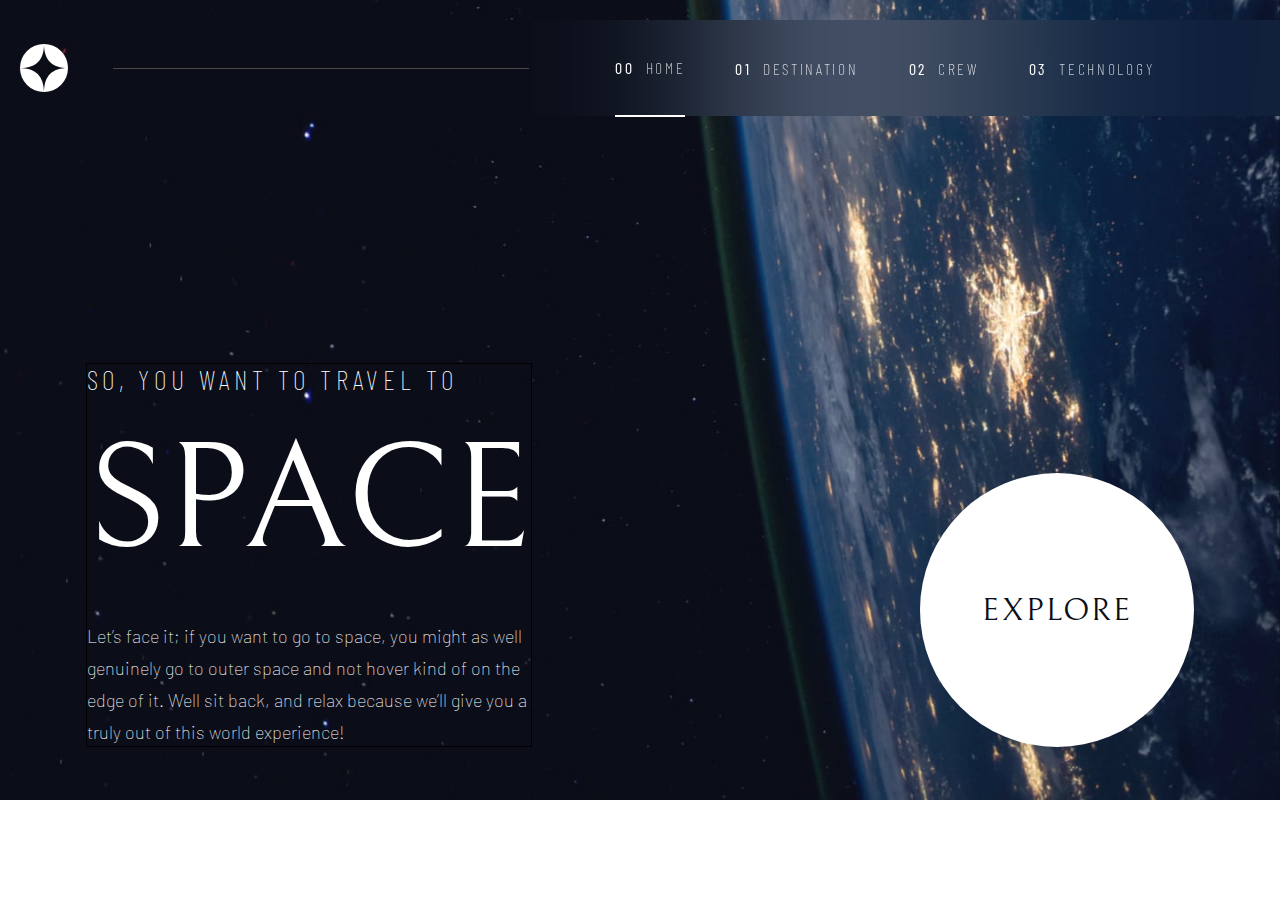
<file: index.html>
<!DOCTYPE html>
<html lang="en">
<head>
  <meta charset="UTF-8">
  <meta name="viewport" content="width=device-width, initial-scale=1.0">

  <link rel="icon" type="image/png" sizes="32x32" href="./assets/favicon-32x32.png">
  <link rel="stylesheet" href="./Styles/style.css" >

  <title>Frontend Mentor | Space tourism website</title>
</head>
<body>
  <header>
    <nav>
      <img src = './assets/shared/logo.svg'>
      <div class="line"></div>
      <ul class="menu">
        <li class="menu__item" id="item__home"><strong> 00 </strong><a href="./index.html"> HOME </a></li>
        <li class="menu__item" id="item__destination"><strong> 01 </strong><a href="./Destination/destination-moon.html"> DESTINATION </a></li>
        <li class="menu__item" id="item__crew"><strong> 02 </strong><a href="Crew/crew-commander.html"> CREW </a></li>
        <li class="menu__item" id="item__technology"><strong> 03 </strong><a href="./Technology/technology-vehicle.html"> TECHNOLOGY </a></li>
      </ul>
    </nav>
  </header>
  <main>
    <section class="main-container__left">
        <p id="left__p1" >SO, YOU WANT TO TRAVEL TO</p>
        <h1>SPACE</h1>
        <p id="left__p2"><br>Let’s face it; if you want to go to space, you might as well genuinely go to 
          outer space and not hover kind of on the edge of it. Well sit back, and relax 
          because we’ll give you a truly out of this world experience!</br>
        </p>
    </section>
    <section class="main-container__right">
      <div id="main__explorer">
        <h2>EXPLORE</h2>
      </div> 
    </section>
  </main>
</body>
</html>
</file>
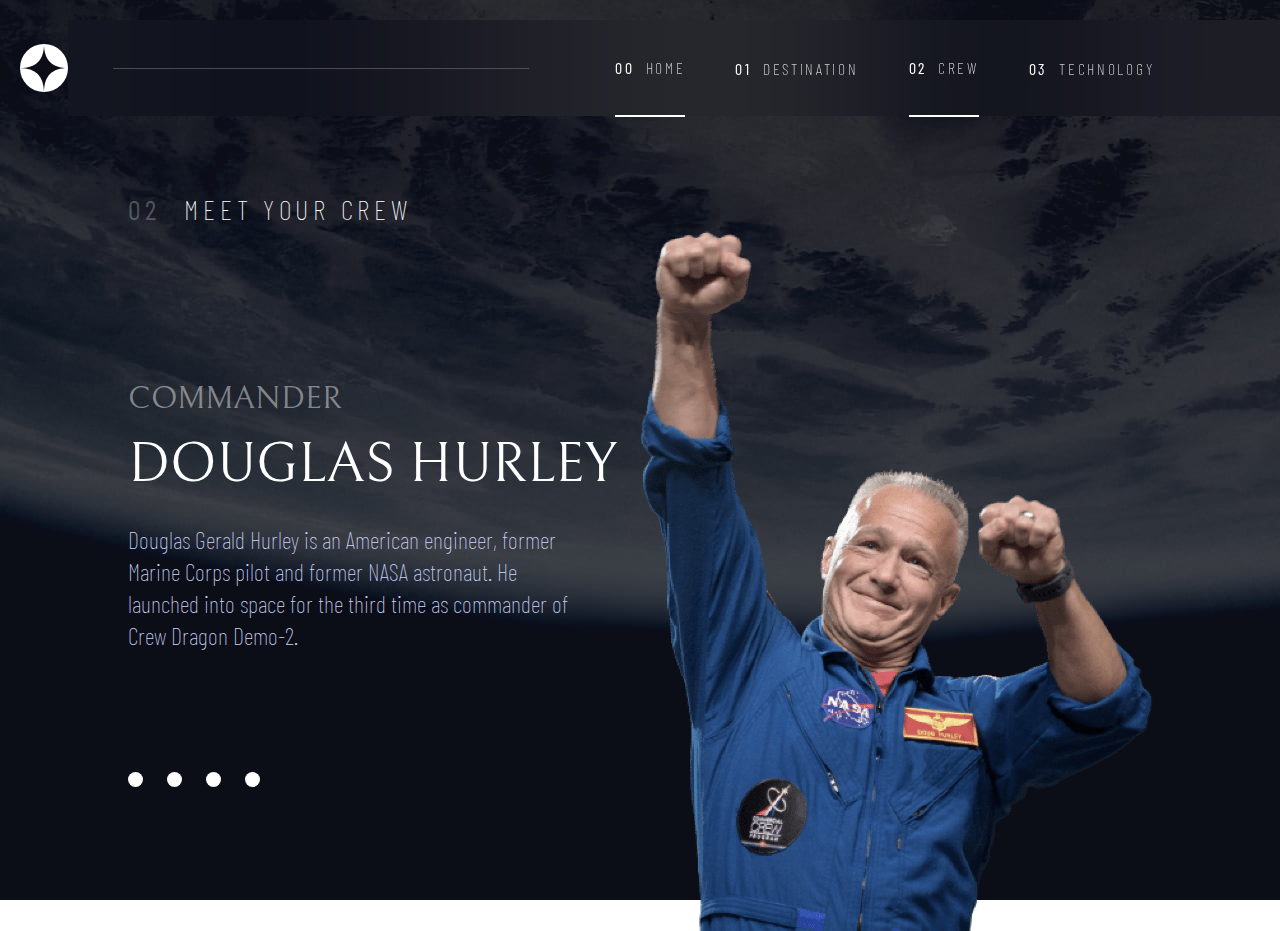
<file: Crew/crew-commander.html>
<!DOCTYPE html>
<html lang="en">
<head>
  <meta charset="UTF-8">
  <meta name="viewport" content="width=device-width, initial-scale=1.0">

  <link rel="icon" type="image/png" sizes="32x32" href="./assets/favicon-32x32.png">
  <link rel="stylesheet" href="/Styles/crew.css">
  <title>Frontend Mentor | Space tourism website</title>
</head>
<body>
  <header>
    <nav>
      <img src="../assets/shared/logo.svg">
      <div class="line"></div>
      <ul class="menu">
        <li class="menu__item" id="item__home"><strong> 00 </strong><a href="/index.html">HOME</a></li>
        <li class="menu__item" id="item__destination"><strong> 01 </strong><a href="/Destination/destination-moon.html">DESTINATION</a></li>
        <li class="menu__item" id="item__crew" style="border-bottom: 2px solid white;"><strong> 02 </strong><a href="./crew-commander.html">CREW</a></li>
        <li class="menu__item" id="item__technoogy"><strong> 03 </strong><a href="/Technology/technology-vehicle.html">TECHNOLOGY</a></li>
      </ul>
    </nav>
  </header>
  <main class="container">
    <section class="container-left">
      <span>
        <strong>02</strong> <p>Meet your crew</p>
      </span>
      <div class="left__intro">
        <p class="intro-name">Commander</p>
        <h1>Douglas Hurley</h1>
        <p class="intro-inf">Douglas Gerald Hurley is an American engineer, former Marine Corps pilot 
          and former NASA astronaut. He launched into space for the third time as 
          commander of Crew Dragon Demo-2.</p>
      </div>
      <ul class="left__nav">
        <li class="nav__item">
          <a href="./crew-commander.html"><div class="item-div"></div></a>
        </li>
        <li class="nav__item">
          <a href="./crew-specialist.html"><div class="item-div"></div></a>
        </li>
        <li class="nav__item">
          <a href="./crew-pilot.html"><div class="item-div"></div></a>
        </li>
        <li class="nav__item">
          <a href="./crew-engineer.html"><div class="item-div"></div></a>
        </li>
      </ul>
    </section>
    <section class="container-right">
        <img class="right__img" src="/assets/crew/image-douglas-hurley.png">
    </section>
  </main>


</body>
</html>
</file>
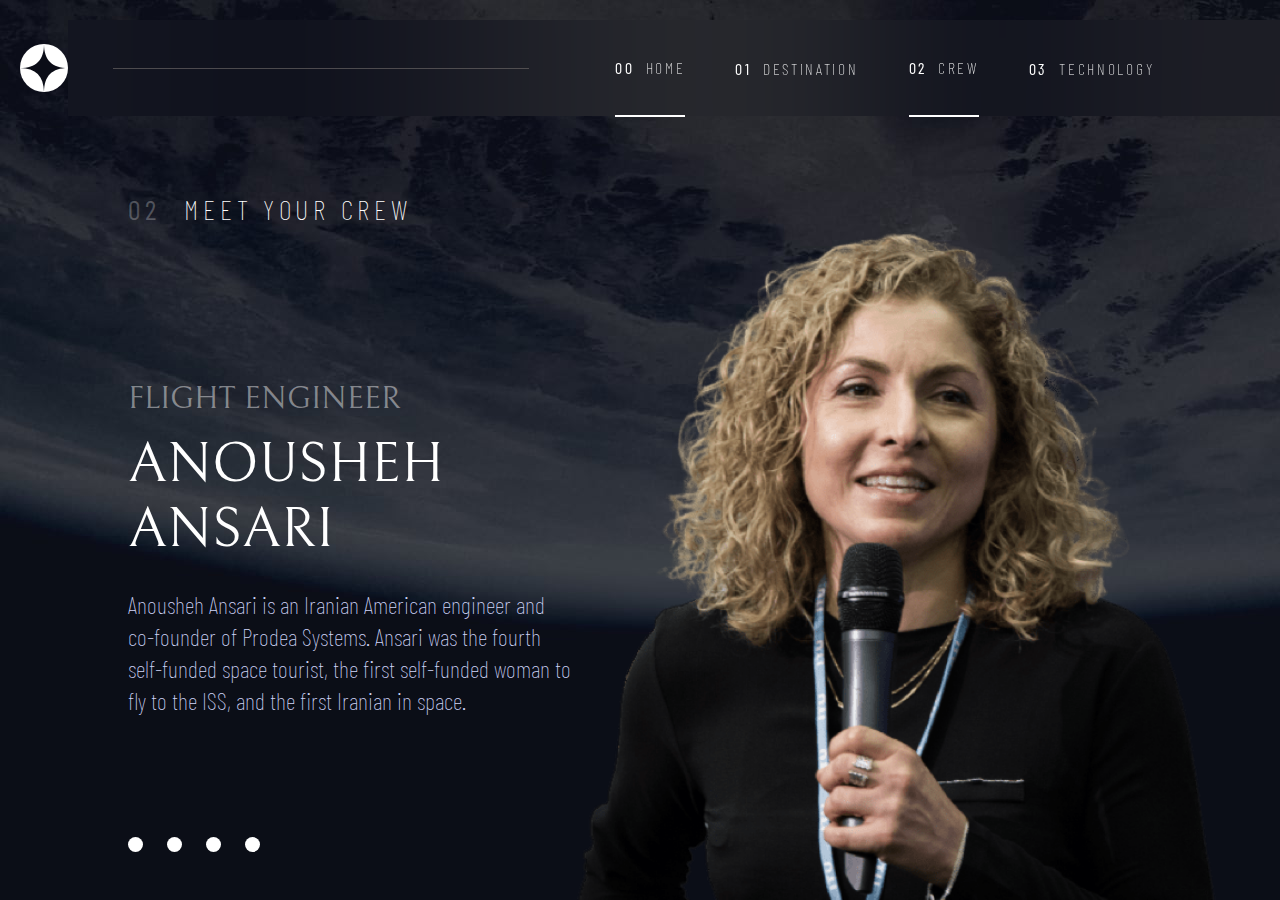
<file: Crew/crew-engineer.html>
<!DOCTYPE html>
<html lang="en">
<head>
  <meta charset="UTF-8">
  <meta name="viewport" content="width=device-width, initial-scale=1.0">

  <link rel="icon" type="image/png" sizes="32x32" href="./assets/favicon-32x32.png">
  <link rel="stylesheet" href="/Styles/crew.css">
  <title>Frontend Mentor | Space tourism website</title>
</head>
<body>
  <header>
    <nav>
      <img src="../assets/shared/logo.svg">
      <div class="line"></div>
      <ul class="menu">
        <li class="menu__item" id="item__home"><strong> 00 </strong><a href="/index.html">HOME</a></li>
        <li class="menu__item" id="item__destination"><strong> 01 </strong><a href="/Destination/destination-moon.html">DESTINATION</a></li>
        <li class="menu__item" id="item__crew" style="border-bottom: 2px solid white;"><strong> 02 </strong><a href="./crew-commander.html">CREW</a></li>
        <li class="menu__item" id="item__technoogy"><strong> 03 </strong><a href="/Technology/technology-vehicle.html">TECHNOLOGY</a></li>
      </ul>
    </nav>
  </header>
  <main class="container">
    <section class="container-left">
      <span>
        <strong>02</strong> <p>Meet your crew</p>
      </span>
      <div class="left__intro">
        <p class="intro-name">Flight Engineer</p>
        <h1>Anousheh Ansari</h1>
        <p class="intro-inf">Anousheh Ansari is an Iranian American engineer and co-founder of Prodea Systems. 
          Ansari was the fourth self-funded space tourist, the first self-funded woman to 
          fly to the ISS, and the first Iranian in space.</p>
      </div>
      <ul class="left__nav">
        <li class="nav__item">
          <a href="./crew-commander.html"><div class="item-div"></div></a>
        </li>
        <li class="nav__item">
          <a href="./crew-specialist.html"><div class="item-div"></div></a>
        </li>
        <li class="nav__item">
          <a href="./crew-pilot.html"><div class="item-div"></div></a>
        </li>
        <li class="nav__item">
          <a href="./crew-engineer.html"><div class="item-div"></div></a>
        </li>
      </ul>
    </section>
    <section class="container-right">
        <img class="right__img" src="/assets/crew/image-anousheh-ansari.png">
    </section>
  </main> 
</body>
</html>
</file>
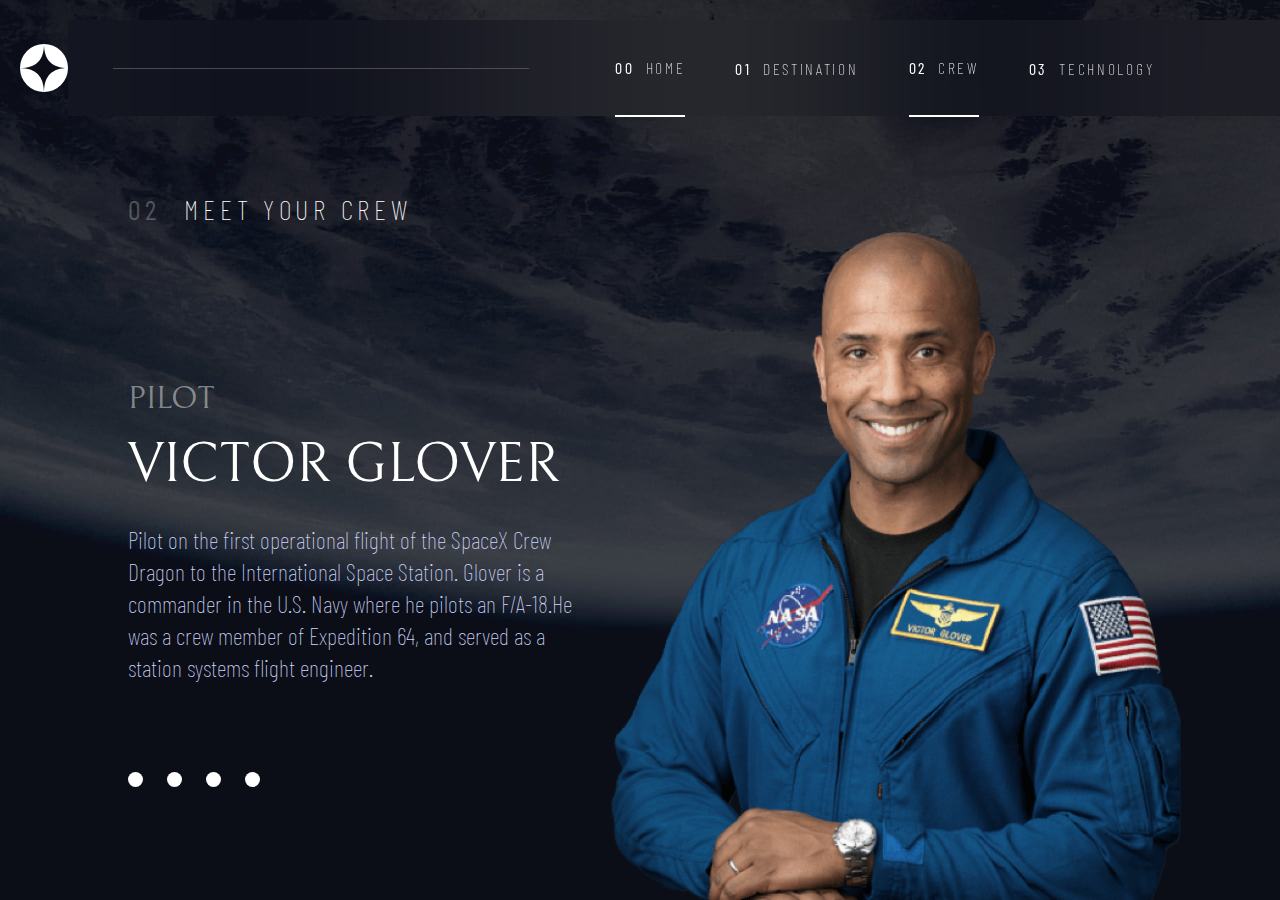
<file: Crew/crew-pilot.html>
<!DOCTYPE html>
<html lang="en">
<head>
  <meta charset="UTF-8">
  <meta name="viewport" content="width=device-width, initial-scale=1.0">

  <link rel="icon" type="image/png" sizes="32x32" href="./assets/favicon-32x32.png">
  <link rel="stylesheet" href="/Styles/crew.css">
  <title>Frontend Mentor | Space tourism website</title>
</head>
<body>
  <header>
    <nav>
      <img src="../assets/shared/logo.svg">
      <div class="line"></div>
      <ul class="menu">
        <li class="menu__item" id="item__home"><strong> 00 </strong><a href="/index.html">HOME</a></li>
        <li class="menu__item" id="item__destination"><strong> 01 </strong><a href="/Destination/destination-moon.html">DESTINATION</a></li>
        <li class="menu__item" id="item__crew" style="border-bottom: 2px solid white;"><strong> 02 </strong><a href="./crew-commander.html">CREW</a></li>
        <li class="menu__item" id="item__technoogy"><strong> 03 </strong><a href="/Technology/technology-vehicle.html">TECHNOLOGY</a></li>
      </ul>
    </nav>
  </header>
  <main class="container">
    <section class="container-left">
      <span>
        <strong>02</strong> <p>Meet your crew</p>
      </span>
      <div class="left__intro">
        <p class="intro-name">Pilot</p>
        <h1>Victor Glover</h1>
        <p class="intro-inf">Pilot on the first operational flight of the SpaceX Crew Dragon to the 
          International Space Station. Glover is a commander in the U.S. Navy where 
          he pilots an F/A-18.He was a crew member of Expedition 64, and served as a 
          station systems flight engineer.</p>
      </div>
      <ul class="left__nav">
        <li class="nav__item">
          <a href="./crew-commander.html"><div class="item-div"></div></a>
        </li>
        <li class="nav__item">
          <a href="./crew-specialist.html"><div class="item-div"></div></a>
        </li>
        <li class="nav__item">
          <a href="./crew-pilot.html"><div class="item-div"></div></a>
        </li>
        <li class="nav__item">
          <a href="./crew-engineer.html"><div class="item-div"></div></a>
        </li>
      </ul>
    </section>
    <section class="container-right">
        <img class="right__img" src="/assets/crew/image-victor-glover.png">
    </section>
  </main> 
</body>
</html>
</file>
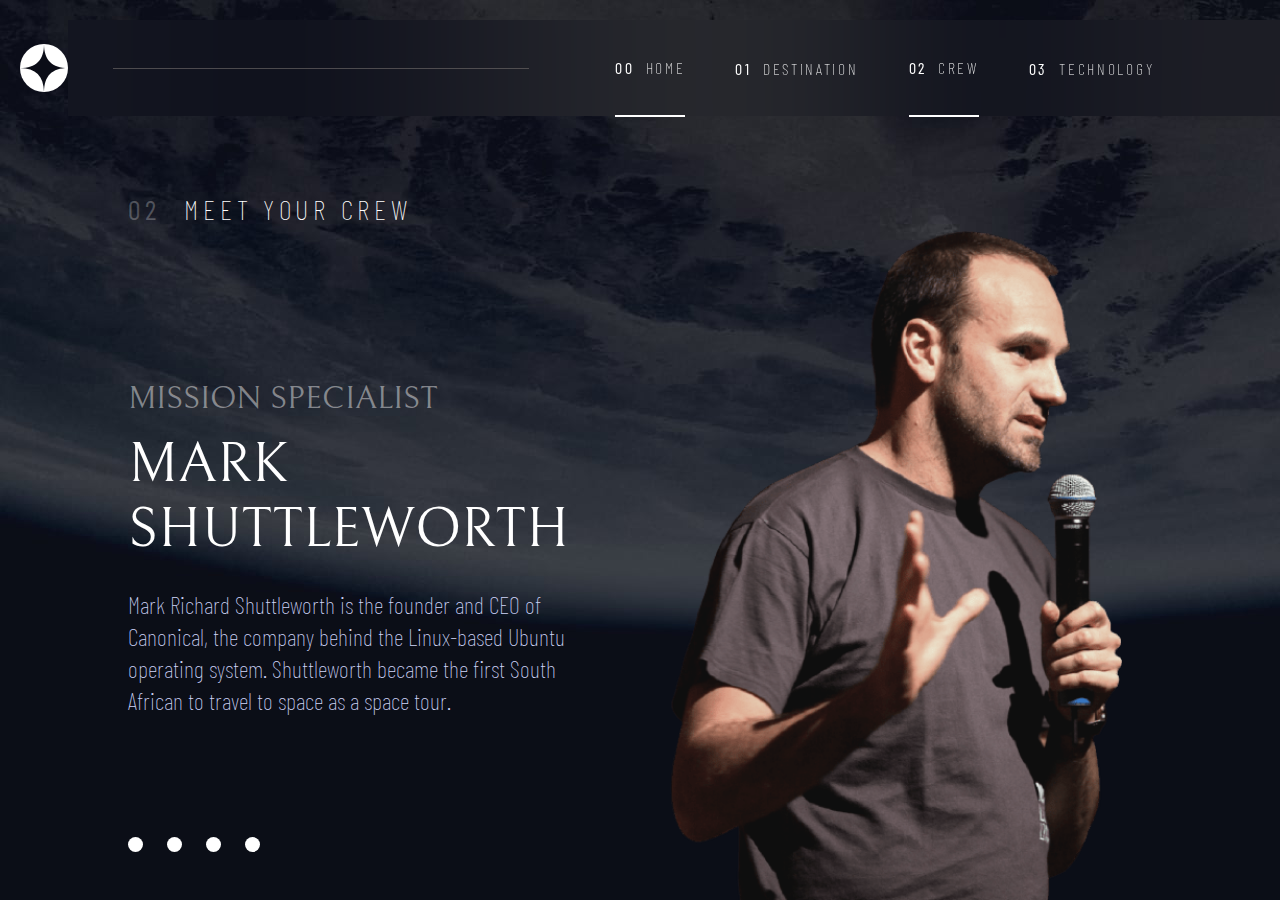
<file: Crew/crew-specialist.html>
<!DOCTYPE html>
<html lang="en">
<head>
  <meta charset="UTF-8">
  <meta name="viewport" content="width=device-width, initial-scale=1.0">

  <link rel="icon" type="image/png" sizes="32x32" href="./assets/favicon-32x32.png">
  <link rel="stylesheet" href="/Styles/crew.css">

  <title>Frontend Mentor | Space tourism website</title>
</head>
<body>
  <header>
    <nav>
      <img src="../assets/shared/logo.svg">
      <div class="line"></div>
      <ul class="menu">
        <li class="menu__item" id="item__home"><strong> 00 </strong><a href="/index.html">HOME</a></li>
        <li class="menu__item" id="item__destination"><strong> 01 </strong><a href="/Destination/destination-moon.html">DESTINATION</a></li>
        <li class="menu__item" id="item__crew" style="border-bottom: 2px solid white;"><strong> 02 </strong><a href="./crew-commander.html">CREW</a></li>
        <li class="menu__item" id="item__technoogy" ><strong> 03 </strong><a href="/Technology/technology-vehicle.html">TECHNOLOGY</a></li>
      </ul>
    </nav>
  </header>
  <main class="container">
    <section class="container-left">
      <span>
        <strong>02</strong> <p>Meet your crew</p>
      </span>
      <div class="left__intro">
        <p class="intro-name">Mission Specialist</p>
        <h1>Mark Shuttleworth</h1>
        <p class="intro-inf">Mark Richard Shuttleworth is the founder and CEO of Canonical, the company behind 
          the Linux-based Ubuntu operating system. Shuttleworth became the first South 
          African to travel to space as a space tour.</p>
      </div>
      <ul class="left__nav">
        <li class="nav__item">
          <a href="./crew-commander.html"><div class="item-div"></div></a>
        </li>
        <li class="nav__item">
          <a href="./crew-specialist.html"><div class="item-div"></div></a>
        </li>
        <li class="nav__item">
          <a href="./crew-pilot.html"><div class="item-div"></div></a>
        </li>
        <li class="nav__item">
          <a href="./crew-engineer.html"><div class="item-div"></div></a>
        </li>
      </ul>
    </section>
    <section class="container-right">
        <img class="right__img" src="/assets/crew/image-mark-shuttleworth.png">
    </section>
  </main>

</body>
</html>
</file>
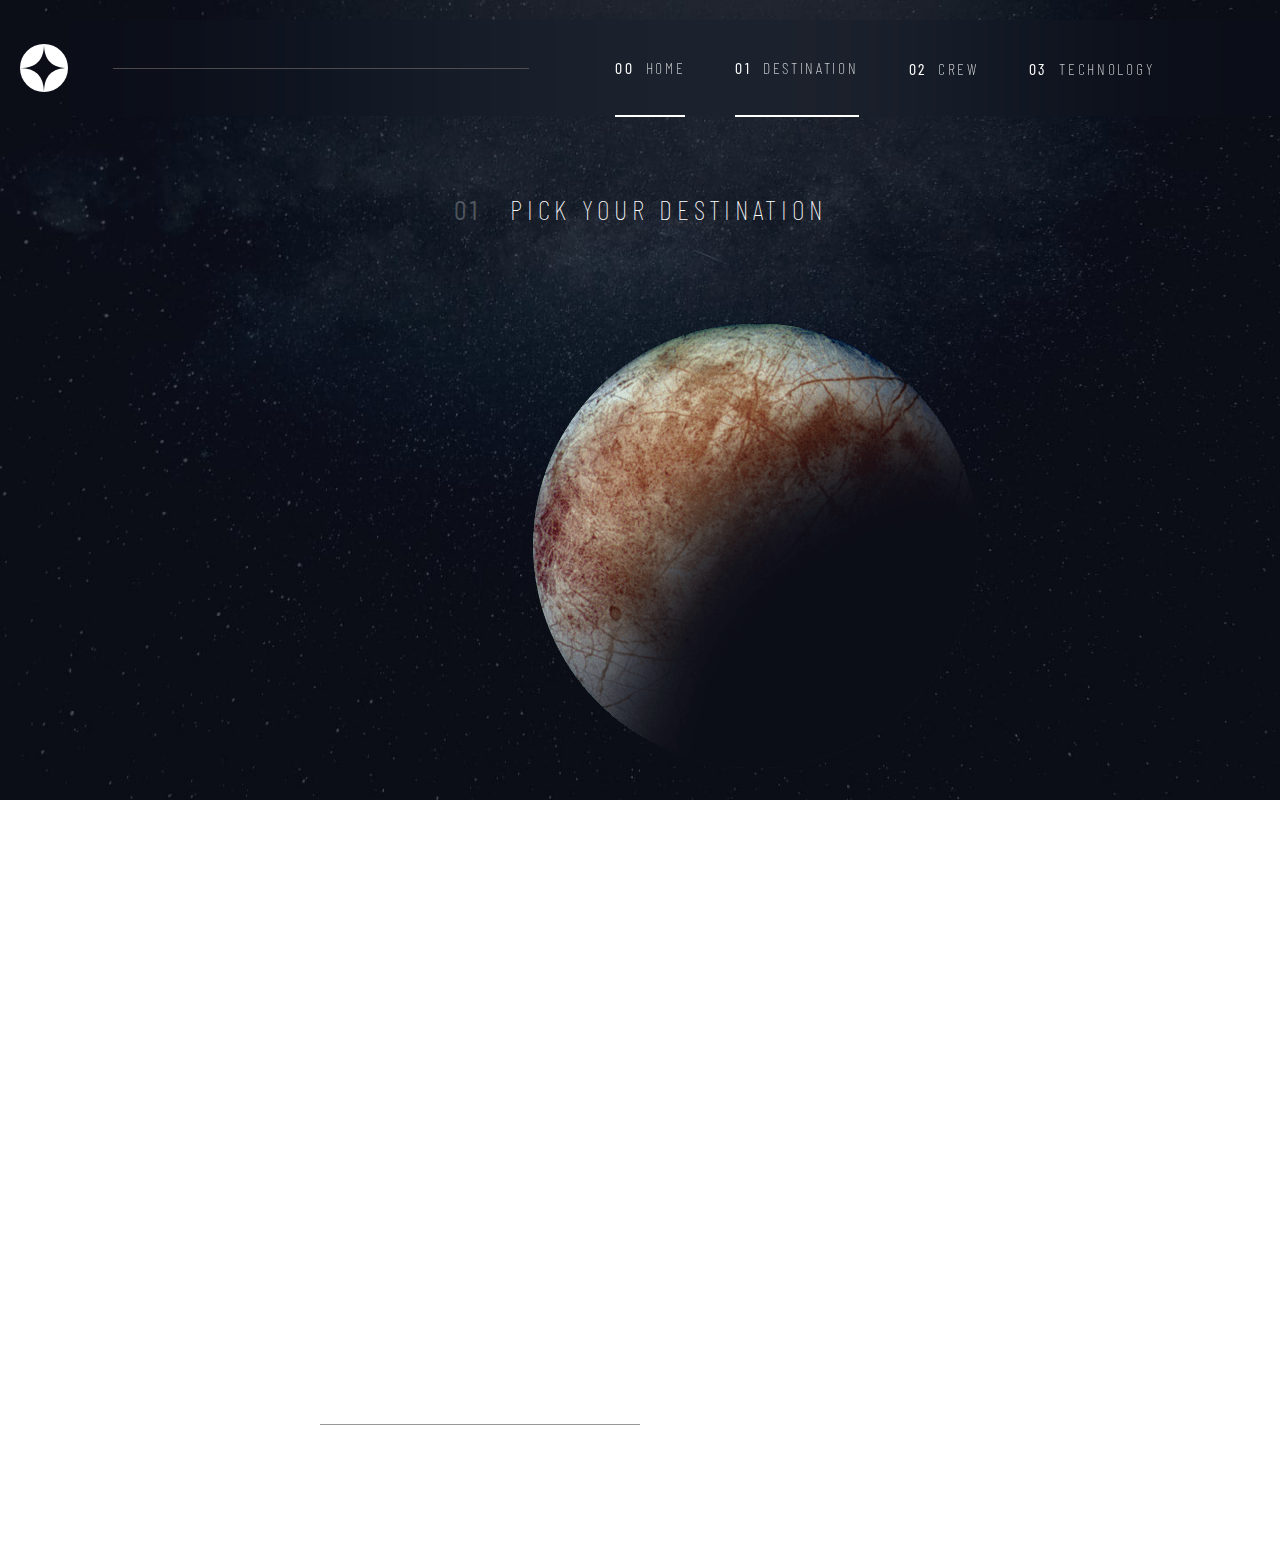
<file: Destination/destination-europa.html>
<!DOCTYPE html>
<html lang="en">
<head>
  <meta charset="UTF-8">
  <meta name="viewport" content="width=device-width, initial-scale=1.0">

  <link rel="icon" type="image/png" sizes="32x32" href="./assets/favicon-32x32.png">
  <link rel="stylesheet" href="/Styles/destination.css">
  <title>Frontend Mentor | Space tourism website</title>
</head>
<body>
  <header>
    <nav>
      <img src = '../assets/shared/logo.svg'>
      <div class="line"></div>
      <ul class="menu">
        <li class="menu__item" id="item__home"><strong> 00 </strong><a href="../index.html"> HOME </a></li>
        <li class="menu__item" id="item__destination" style="border-bottom: 2px solid white;"><strong> 01 </strong><a href="./destination-moon.html"> DESTINATION </a></li>
        <li class="menu__item" id="item__crew"><strong> 02 </strong><a href="../Crew/crew-commander.html"> CREW </a></li>
        <li class="menu__item" id="item__technology"><strong> 03 </strong><a href="../Technology/technology-vehicle.html"> TECHNOLOGY </a></li>
      </ul>
    </nav>
  </header>
  <main class="container">
    <section class="container-left">
      <span class="left__item">
        <strong>01</strong> <p>Pick your destination</p>
      </span>
      <img src="/assets/destination/image-europa.png">
    </section>
    <section class="container-right">
     <ul class="right__menu">
      <li class="menu__item"><a href="./destination-moon.html">MOON</a></li>
      <li class="menu__item"><a href="./destination-mars.html">MARS</a></li>
      <li class="menu__item"><a href="./destination-europa.html">EUROPA</a></li>
      <li class="menu__item"><a href="./destination-titan.html">TITAN</a></li>
     </ul>
     <h1>EUROPA</h1>
     <p><br>The smallest of the four Galilean moons orbiting Jupiter, Europa is a 
      winter lover’s dream. With an icy surface, it’s perfect for a bit of 
      ice skating, curling, hockey, or simple relaxation in your snug 
      wintery cabin.</br></p>
      <div class="right__inf">
        <div class="inf__item">
          <p class="titular-inf">Avg. distance</p>
          <p class="principal-inf">628 mil. km</p>
        </div>
        <div class="inf__item">
          <p class="titular-inf">Est. travel time</p>
          <p class="principal-inf">3 years</p>
        </div>
      </div>
    </section>
  </main>

</body>
</html>
</file>
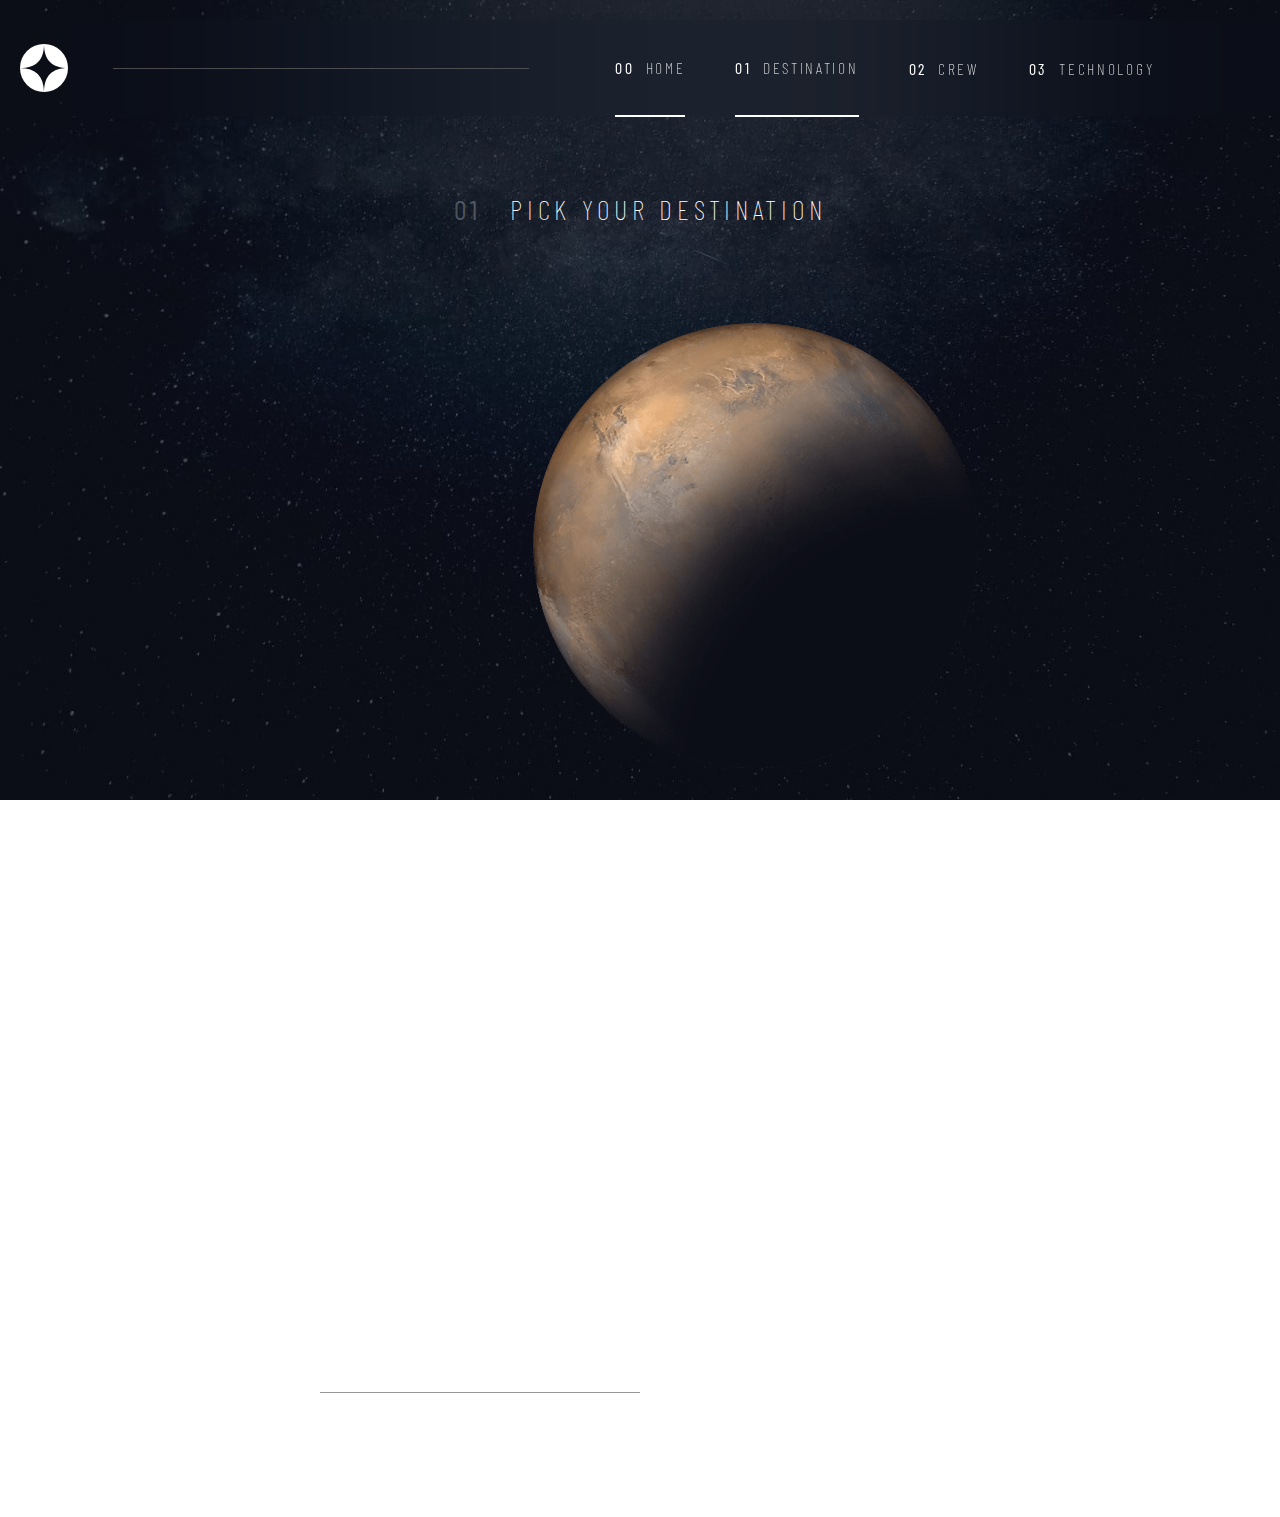
<file: Destination/destination-mars.html>
<!DOCTYPE html>
<html lang="en">
<head>
  <meta charset="UTF-8">
  <meta name="viewport" content="width=device-width, initial-scale=1.0">

  <link rel="icon" type="image/png" sizes="32x32" href="./assets/favicon-32x32.png">
  <link rel="stylesheet" href="/Styles/destination.css">
  <title>Frontend Mentor | Space tourism website</title>
</head>
<body>

  <header>
    <nav>
      <img src = '../assets/shared/logo.svg'>
      <div class="line"></div>
      <ul class="menu">
        <li class="menu__item" id="item__home"><strong> 00 </strong><a href="../index.html"> HOME </a></li>
        <li class="menu__item" id="item__destination" style="border-bottom: 2px solid white;"><strong> 01 </strong><a href="./destination-moon.html"> DESTINATION </a></li>
        <li class="menu__item" id="item__crew"><strong> 02 </strong><a href="../Crew/crew-commander.html"> CREW </a></li>
        <li class="menu__item" id="item__technology"><strong> 03 </strong><a href="../Technology/technology-vehicle.html"> TECHNOLOGY </a></li>
      </ul>
    </nav>
  </header>
  <main class="container">
    <section class="container-left">
      <span class="left__item">
        <strong>01</strong> <p>Pick your destination</p>
      </span>
      <img src="/assets/destination/image-mars.png">
    </section>
    <section class="container-right">
     <ul class="right__menu">
      <li class="menu__item"><a href="./destination-moon.html">MOON</a></li>
      <li class="menu__item"><a href="./destination-mars.html">MARS</a></li>
      <li class="menu__item"><a href="./destination-europa.html">EUROPA</a></li>
      <li class="menu__item"><a href="./destination-titan.html">TITAN</a></li>
     </ul>
     <h1>MARS</h1>
     <p><br>Don’t forget to pack your hiking boots. You’ll need them to tackle Olympus Mons, 
      the tallest planetary mountain in our solar system. It’s two and a half times 
      the size of Everest!</br></p>
      <div class="right__inf">
        <div class="inf__item">
          <p class="titular-inf">Avg. distance</p>
          <p class="principal-inf">225 mil. km</p>
        </div>
        <div class="inf__item">
          <p class="titular-inf">Est. travel time</p>
          <p class="principal-inf">9 months</p>
        </div>
      </div>
    </section>
  </main>
</body>
</html>
</file>
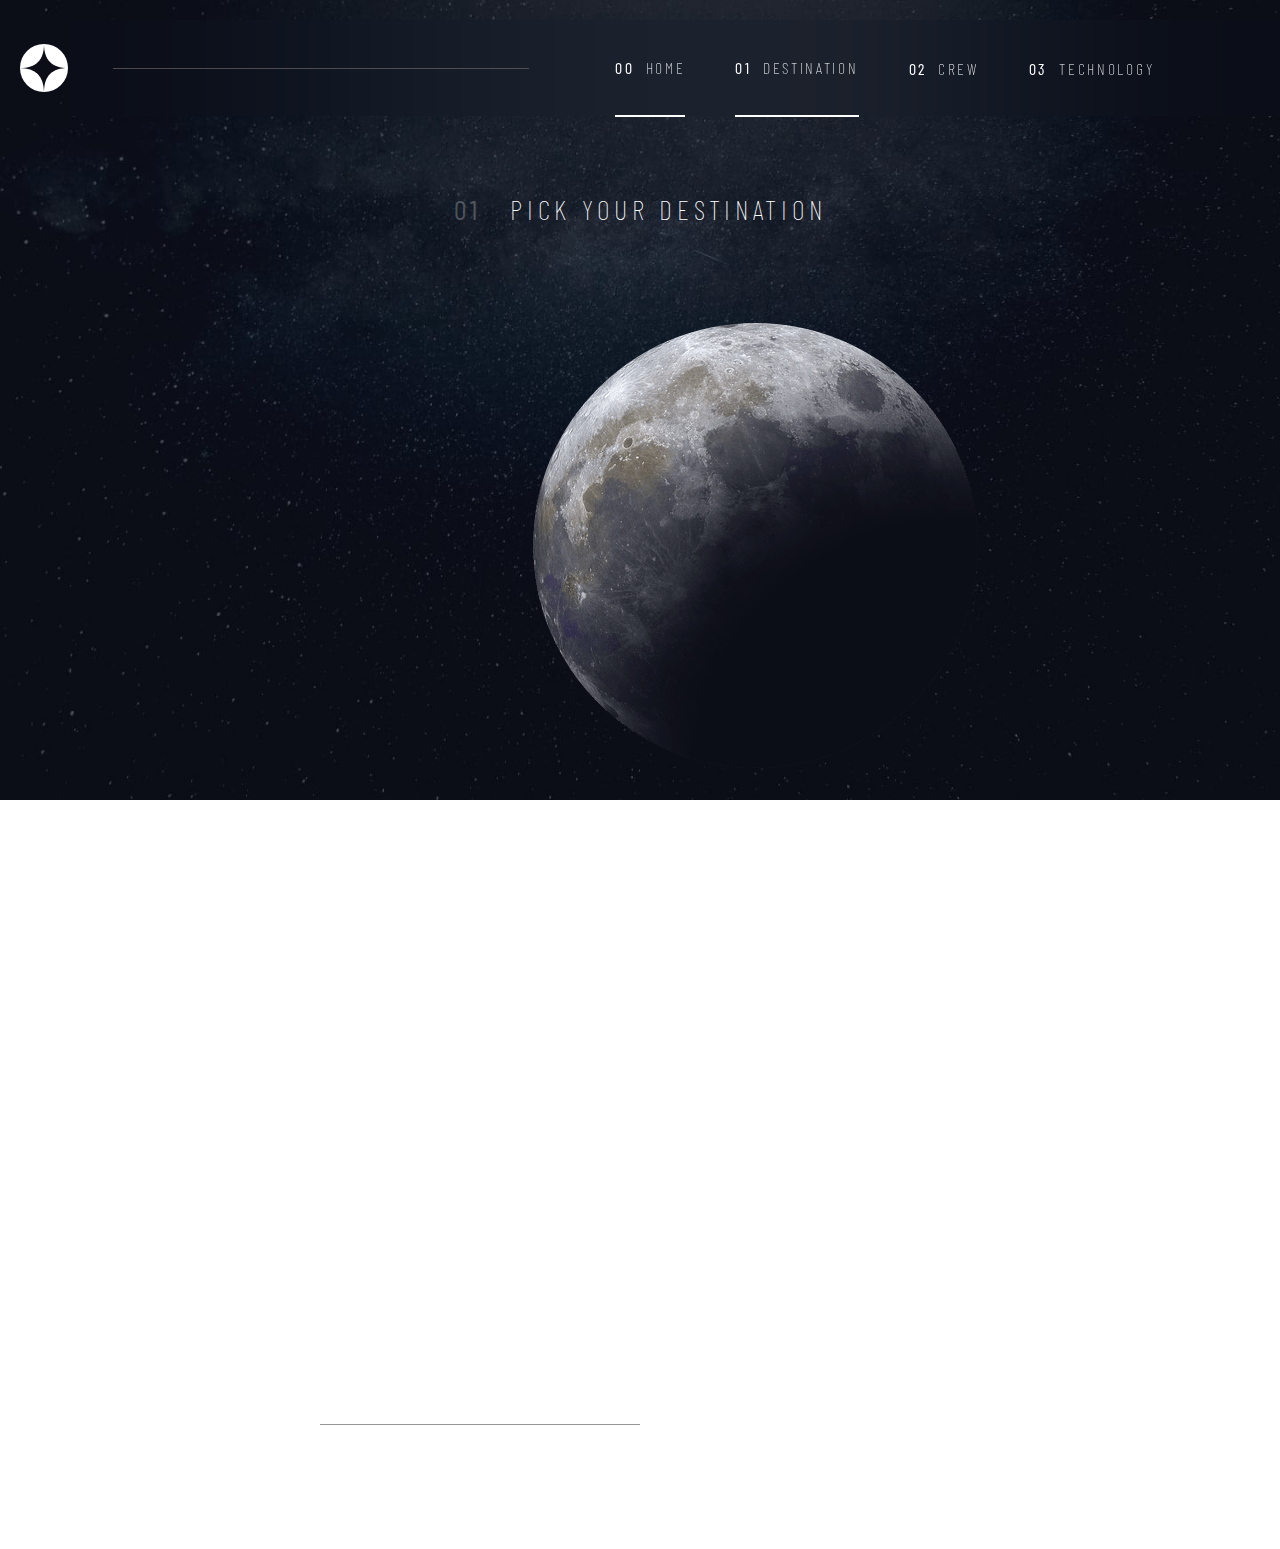
<file: Destination/destination-moon.html>
<!DOCTYPE html>
<html lang="en">
<head>
  <meta charset="UTF-8">
  <meta name="viewport" content="width=device-width, initial-scale=1.0">

  <link rel="icon" type="image/png" sizes="32x32" href="./assets/favicon-32x32.png">
  <link rel="stylesheet" href="../Styles/destination.css">
  
  <title>Frontend Mentor | Space tourism website</title>
</head>
<body>

  <header>
    <nav>
      <img src = '../assets/shared/logo.svg'>
      <div class="line"></div>
      <ul class="menu">
        <li class="menu__item" id="item__home"><strong> 00 </strong><a href="../index.html"> HOME </a></li>
        <li class="menu__item" id="item__destination" style="border-bottom: 2px solid white;"><strong> 01 </strong><a href="./destination-moon.html"> DESTINATION </a></li>
        <li class="menu__item" id="item__crew"><strong> 02 </strong><a href="../Crew/crew-commander.html"> CREW </a></li>
        <li class="menu__item" id="item__technology"><strong> 03 </strong><a href="../Technology/technology-vehicle.html"> TECHNOLOGY </a></li>
      </ul>
    </nav>
  </header>
  <main class="container">
    <section class="container-left">
      <span class="left__item">
        <strong>01</strong> <p>Pick your destination</p>
      </span>
      <img src="/assets/destination/image-moon.png">
    </section>
    <section class="container-right">
     <ul class="right__menu">
      <li class="menu__item"><a href="./destination-moon.html">MOON</a></li>
      <li class="menu__item"><a href="./destination-mars.html">MARS</a></li>
      <li class="menu__item"><a href="./destination-europa.html">EUROPA</a></li>
      <li class="menu__item"><a href="./destination-titan.html">TITAN</a></li>
     </ul>
     <h1>MOON</h1>
     <p><br>See our planet as you’ve never seen it before. A perfect relaxing trip away to help 
      regain perspective and come back refreshed. While you’re there, take in some history 
      by visiting the Luna 2 and Apollo 11 landing sites.</br></p>
      <div class="right__inf">
        <div class="inf__item">
          <p class="titular-inf">Avg. distance</p>
          <p class="principal-inf">384,400 km</p>
        </div>
        <div class="inf__item">
          <p class="titular-inf">Est. travel time</p>
          <p class="principal-inf">3 days</p>
        </div>
      </div>
    </section>
  </main>
</body>
</html>
</file>
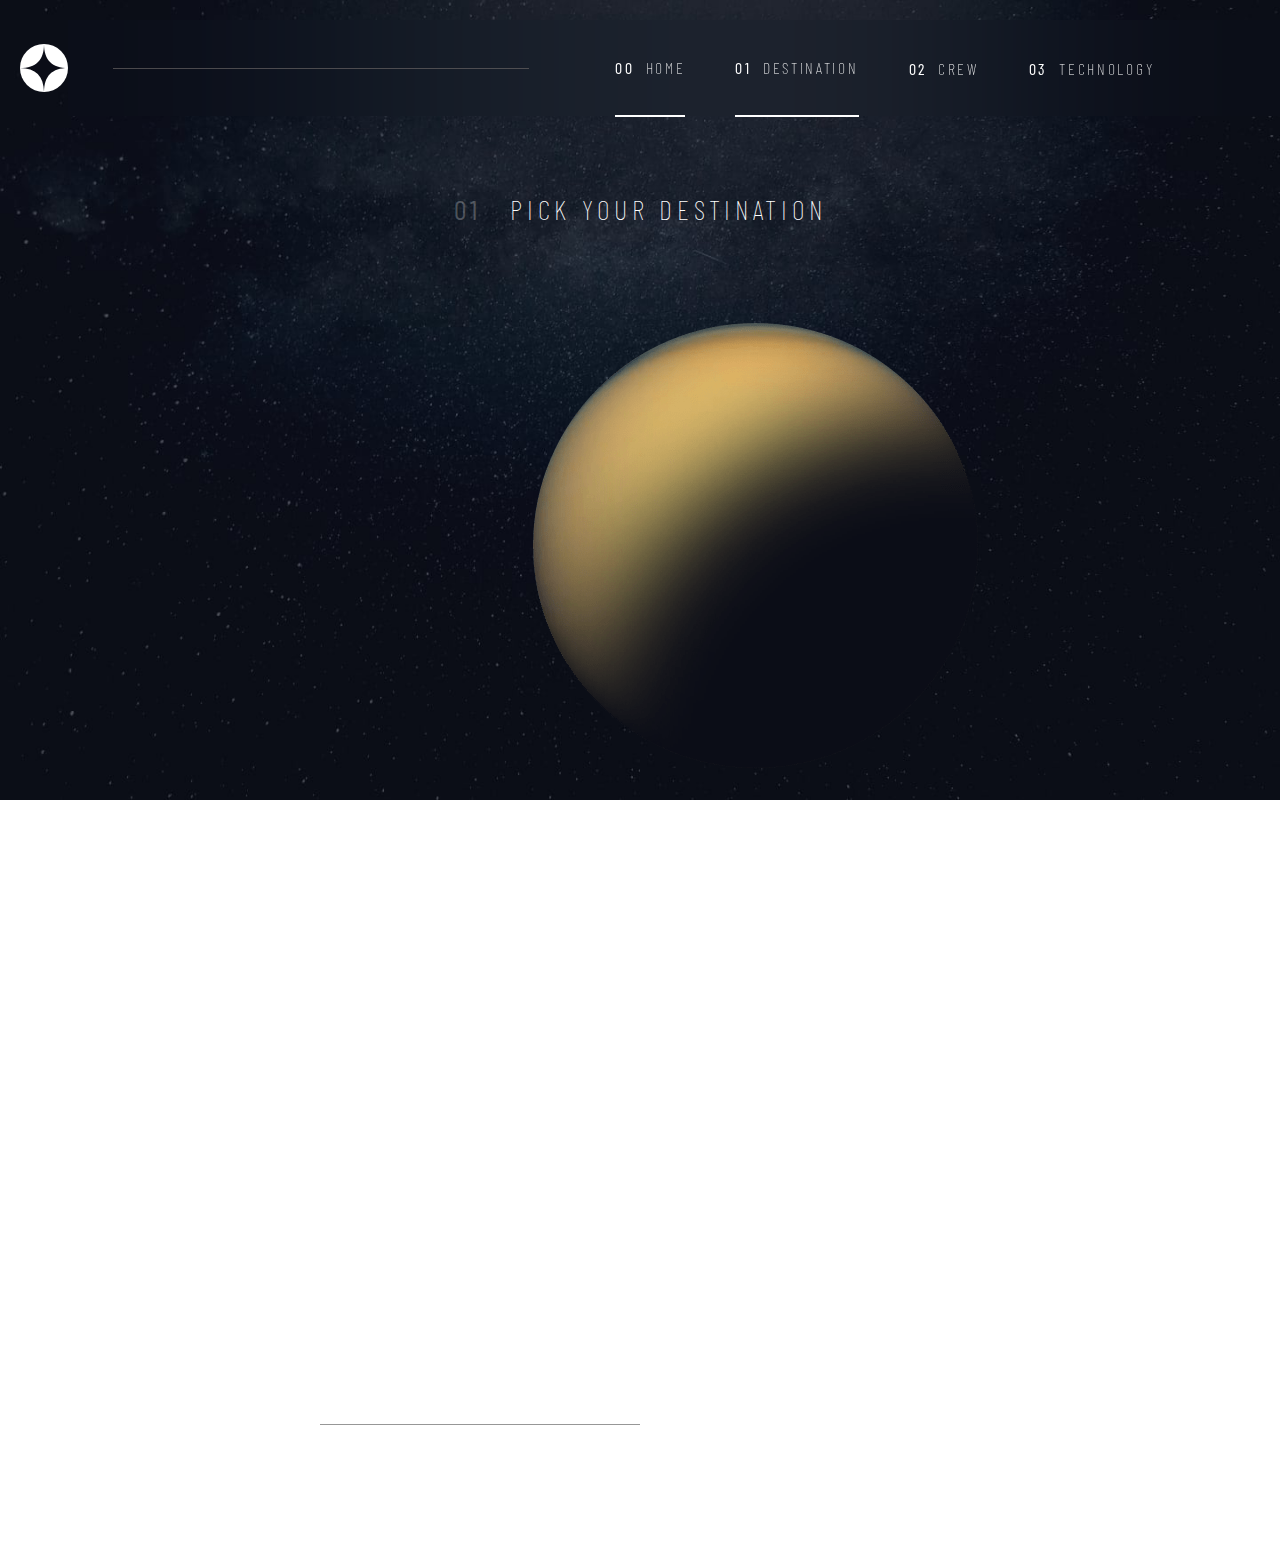
<file: Destination/destination-titan.html>
<!DOCTYPE html>
<html lang="en">
<head>
  <meta charset="UTF-8">
  <meta name="viewport" content="width=device-width, initial-scale=1.0">

  <link rel="icon" type="image/png" sizes="32x32" href="./assets/favicon-32x32.png">
  <link rel="stylesheet" href="/Styles/destination.css">
  <title>Frontend Mentor | Space tourism website</title>
</head>
<body>
  <header>
    <nav>
      <img src = '../assets/shared/logo.svg'>
      <div class="line"></div>
      <ul class="menu">
        <li class="menu__item" id="item__home"><strong> 00 </strong><a href="../index.html"> HOME </a></li>
        <li class="menu__item" id="item__destination" style="border-bottom: 2px solid white;"><strong> 01 </strong><a href="./destination-moon.html"> DESTINATION </a></li>
        <li class="menu__item" id="item__crew"><strong> 02 </strong><a href="../Crew/crew-commander.html"> CREW </a></li>
        <li class="menu__item" id="item__technology"><strong> 03 </strong><a href="../Technology/technology-vehicle.html"> TECHNOLOGY </a></li>
      </ul>
    </nav>
  </header>
  <main class="container">
    <section class="container-left">
      <span class="left__item">
        <strong>01</strong> <p>Pick your destination</p>
      </span>
      <img src="/assets/destination/image-titan.png">
    </section>
    <section class="container-right">
     <ul class="right__menu">
      <li class="menu__item"><a href="./destination-moon.html">MOON</a></li>
      <li class="menu__item"><a href="./destination-mars.html">MARS</a></li>
      <li class="menu__item"><a href="./destination-europa.html">EUROPA</a></li>
      <li class="menu__item"><a href="./destination-titan.html">TITAN</a></li>
     </ul>
     <h1>TITAN</h1>
     <p><br>The only moon known to have a dense atmosphere other than Earth, Titan 
      is a home away from home (just a few hundred degrees colder!). As a 
      bonus, you get striking views of the Rings of Saturn.</br></p>
      <div class="right__inf">
        <div class="inf__item">
          <p class="titular-inf">Avg. distance</p>
          <p class="principal-inf">1.6 bil. km</p>
        </div>
        <div class="inf__item">
          <p class="titular-inf">Est. travel time</p>
          <p class="principal-inf">7 years</p>
        </div>
      </div>
    </section>
  </main>

</body>
</html>
</file>
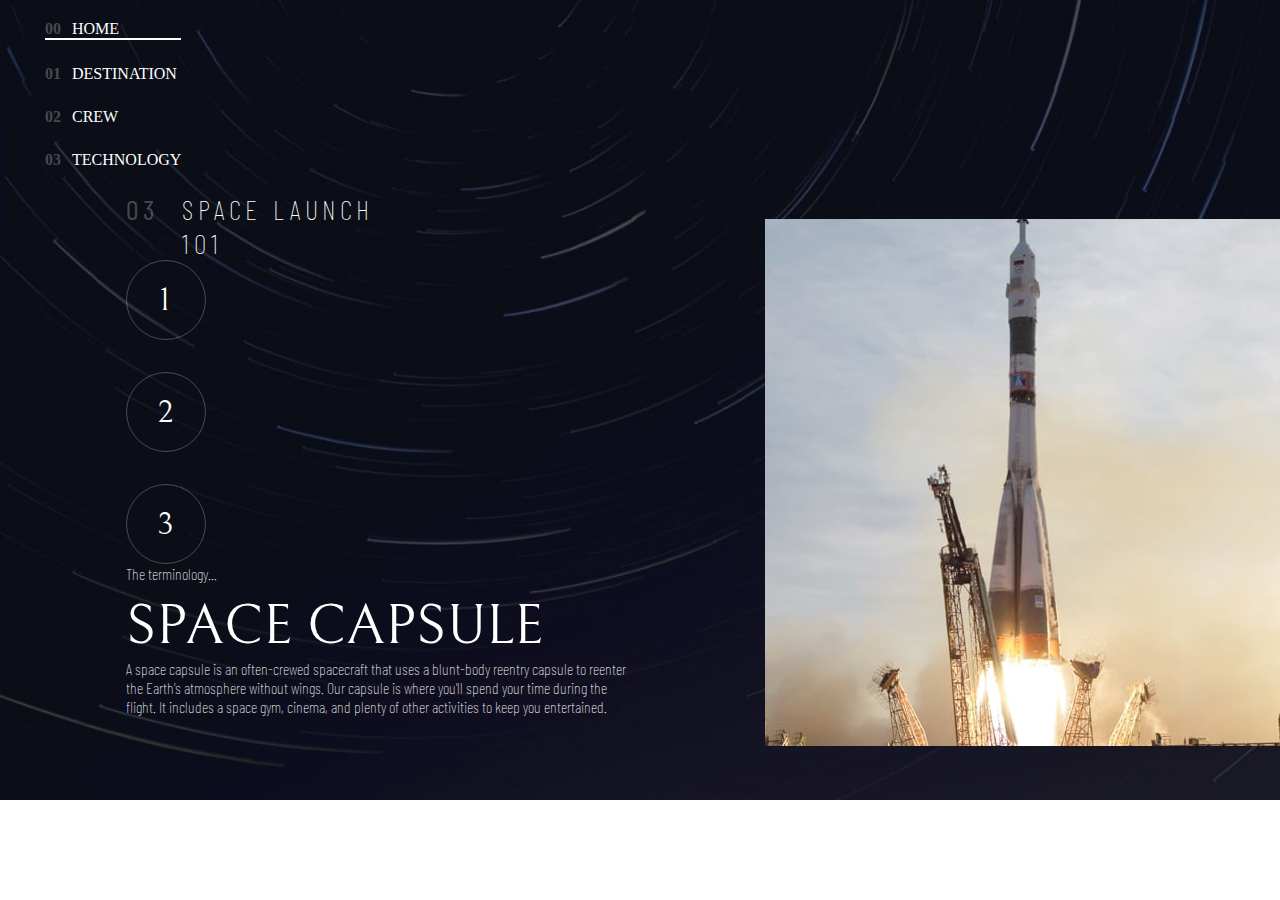
<file: Technology/technology-capsule.html>
<!DOCTYPE html>
<html lang="en">
<head>
  <meta charset="UTF-8">
  <meta name="viewport" content="width=device-width, initial-scale=1.0">

  <link rel="icon" type="image/png" sizes="32x32" href="./assets/favicon-32x32.png">
  <link rel="stylesheet" href="/Styles/technology.css">

  <title>Frontend Mentor | Space tourism website</title>
</head>
<body>
  <header>
    <nav>
      <div>
      <img src="/assets/shared/logo.svg">
      <ul>
        <li class="menu__item" id="item__home"><strong> 00 </strong><a href="/index.html"> HOME </a></li>
        <li class="menu__item" id="item__destination"><strong> 01 </strong><a href="/Destination/destination-moon.html"> DESTINATION </a></li>
        <li class="menu__item" id="item__crew"><strong> 02 </strong><a href="/Crew/crew-commander.html"> CREW </a></li>
        <li class="menu__item" id="item__technology"><strong> 03 </strong><a href="./technology-vehicle.html"> TECHNOLOGY </a></li>
      </ul>
    </nav>
  </header>
  <main class="container">
      <section class="container-left">
        <span>
          <strong>03</strong> <p>SPACE LAUNCH 101</p>
        </span>
        <ul class="left-nav">
          <button class="nav__button" id="b1">1</button>
          <button class="nav__button" id="b2">2</button>
          <button class="nav__button" id="b3">3</button>
        </ul>
        <div class="left-inf">
          <p>The terminology...</p>
          <h1>Space capsule</h1>
          <p>A space capsule is an often-crewed spacecraft that uses a blunt-body reentry 
            capsule to reenter the Earth's atmosphere without wings. Our capsule is where 
            you'll spend your time during the flight. It includes a space gym, cinema, 
            and plenty of other activities to keep you entertained.</p>
        </div>
      </section>
      <section class="container-right">
        <img src="/assets/technology/image-launch-vehicle-portrait.jpg">
      </section>
  </main>
</body>
</html>
</file>
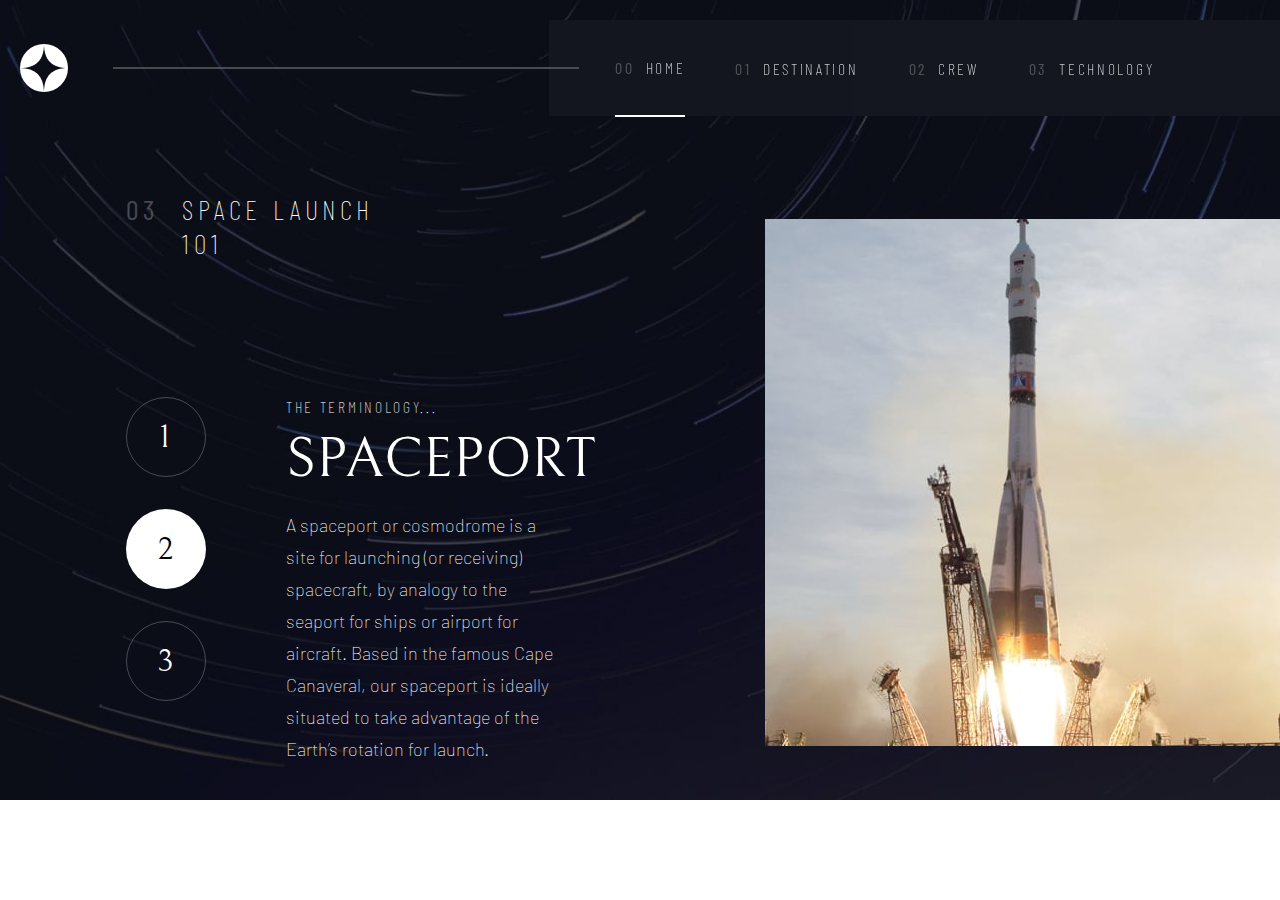
<file: Technology/technology-spaceport.html>
<!DOCTYPE html>
<html lang="en">
<head>
  <meta charset="UTF-8">
  <meta name="viewport" content="width=device-width, initial-scale=1.0">

  <link rel="icon" type="image/png" sizes="32x32" href="./assets/favicon-32x32.png">
  <link rel="stylesheet" href="/Styles/technology.css">
  <script defer src="./technology.js"></script>

  <title>Frontend Mentor | Space tourism website</title>
</head>
<body>
  <header>
    <nav>
      
      <img src="/assets/shared/logo.svg">
      <div class="line"></div>
      <ul class="menu">
        <li class="menu__item" id="item__home"><strong> 00 </strong><a href="/index.html"> HOME </a></li>
        <li class="menu__item" id="item__destination"><strong> 01 </strong><a href="/Destination/destination-moon.html"> DESTINATION </a></li>
        <li class="menu__item" id="item__crew"><strong> 02 </strong><a href="/Crew/crew-commander.html"> CREW </a></li>
        <li class="menu__item" id="item__technology"><strong> 03 </strong><a href="./technology-vehicle.html"> TECHNOLOGY </a></li>
      </ul>
    </nav>
  </header>
  <main class="container">
      <section class="container-left">
        <span>
          <strong>03</strong> <p>SPACE LAUNCH 101</p>
        </span>
        <div class="left-menu">
          <ul class="left-nav">
            <button class="nav__button" id="b1">1</button>
            <button class="nav__button" id="b2">2</button>
            <button class="nav__button" id="b3">3</button>
          </ul>
          <div class="left-inf">
            <p class="inf__title">The terminology...</p>
            <h1>Spaceport</h1>
            <p class="inf__principal">A spaceport or cosmodrome is a site for launching (or receiving) spacecraft, 
              by analogy to the seaport for ships or airport for aircraft. Based in the 
              famous Cape Canaveral, our spaceport is ideally situated to take advantage 
              of the Earth’s rotation for launch.</p>
          </div>
        </div>
      </section>
      <section class="container-right">
        <img src="/assets/technology/image-launch-vehicle-portrait.jpg">
      </section>
  </main>
  <script>
    let  button2 =  document.querySelector('#b2');
    button2.style.backgroundColor = 'white';
    button2.style.color = 'black';
  </script>
</body>
</html>
</file>
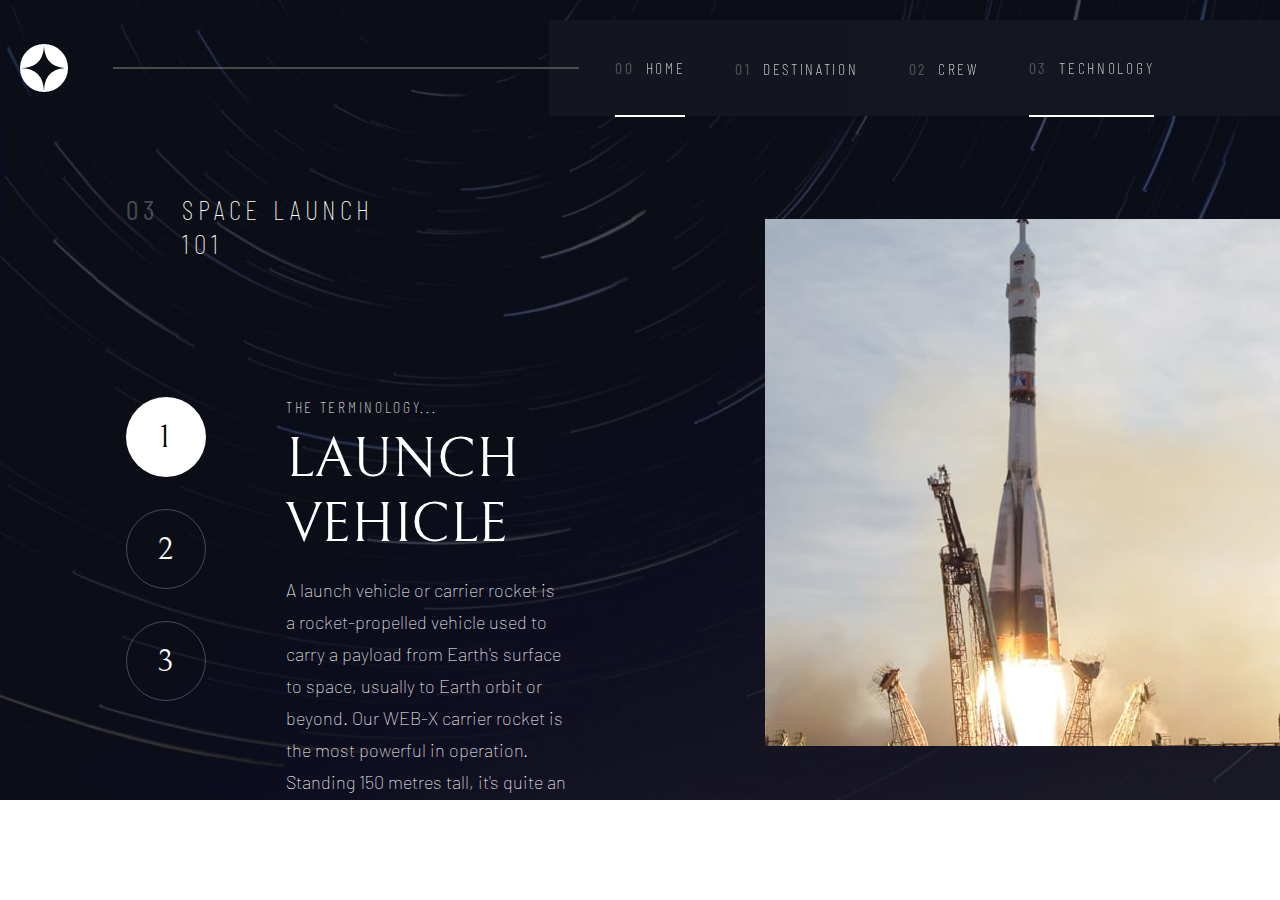
<file: Technology/technology-vehicle.html>
<!DOCTYPE html>
<html lang="en">
<head>
  <meta charset="UTF-8">
  <meta name="viewport" content="width=device-width, initial-scale=1.0">

  <link rel="icon" type="image/png" sizes="32x32" href="./assets/favicon-32x32.png">
  <link rel="stylesheet" href="/Styles/technology.css">
  <script defer src="./technology.js"></script>

  <title>Frontend Mentor | Space tourism website</title>
</head>
<body>
  <header>
    <nav>
      <img src="/assets/shared/logo.svg">
      <div class="line"></div>
      <ul class="menu">
        <li class="menu__item" id="item__home"><strong> 00 </strong><a href="/index.html"> HOME </a></li>
        <li class="menu__item" id="item__destination"><strong> 01 </strong><a href="/Destination/destination-moon.html"> DESTINATION </a></li>
        <li class="menu__item" id="item__crew"><strong> 02 </strong><a href="/Crew/crew-commander.html"> CREW </a></li>
        <li class="menu__item" id="item__technology" style="border-bottom: 2px solid white;"><strong> 03 </strong><a href="./technology-vehicle.html"> TECHNOLOGY </a></li>
      </ul>
    </nav>
  </header>
  <main class="container">
      <section class="container-left">
        <span>
          <strong>03</strong> <p>SPACE LAUNCH 101</p>
        </span>
        <div class="left-menu">
          <ul class="left-nav">
            <button class="nav__button" id="b1">1</button>
            <button class="nav__button" id="b2">2</button>
            <button class="nav__button" id="b3">3</button>
          </ul>
          <div class="left-inf">
            <p class="inf__title">The terminology...</p>
            <h1>Launch vehicle</h1>
            <p class="inf__principal">A launch vehicle or carrier rocket is a rocket-propelled vehicle used to carry a 
              payload from Earth's surface to space, usually to Earth orbit or beyond. Our 
              WEB-X carrier rocket is the most powerful in operation. Standing 150 metres tall, 
              it's quite an awe-inspiring sight on the launch pad!</p>
          </div>
        </div>
      </section>
      <section class="container-right">
        <img src="/assets/technology/image-launch-vehicle-portrait.jpg">
      </section>
  </main>
  <script>
    let  button1 =  document.querySelector('#b1');
    button1.style.backgroundColor = 'white';
    button1.style.color = 'black';
  </script>
</body>
</html>
</file>
<file: Styles/style.css>
@import url('https://fonts.googleapis.com/css2?family=Barlow+Condensed:ital,wght@0,100;0,200;0,300;0,400;0,500;0,600;0,700;0,800;0,900;1,100;1,200;1,300;1,400;1,500;1,600;1,700;1,800;1,900&family=Barlow:ital,wght@0,100;0,200;0,300;0,400;0,500;0,600;0,700;0,800;0,900;1,100;1,200;1,300;1,400;1,500;1,600;1,700;1,800;1,900&family=Bellefair&display=swap');
:root{
    --azulEscuro: #0B0D17;
    --azulClaro: #D0D6F9;
    --branco: #fff;
    --cinza: #979797;
}
*{
    margin: 0;
    padding: 0;

}


body{
    background: url('/assets/home/background-home-desktop.jpg');
    background-size: cover;
    background-repeat: no-repeat;
    color:white
}
nav{
    display: flex;
    justify-content: space-around;
    align-items: center;
    margin: 20px 0 0 20px;
    height: 96px;
    position: relative;
}

.line{
    width: 33%;
    height: 1px;
    margin-left: 30px;
    background-color: rgba(102, 98, 98, 0.7);
    position: absolute;
    left:5%;
    z-index: 100;
}
.menu{
    display: flex;
    backdrop-filter: blur(90px);
    width: 100%;
    height: 96px;
    justify-content: flex-end;
    align-items: center;
    list-style: none;
    padding-right: 8%;
    font-family: "Barlow Condensed", sans-serif;
    font-weight: 100;
    letter-spacing: 2.7px;
    line-height: auto;
}
.menu__item{
    margin: 25px;
    height: 100%;
    display: flex;
    align-items: center;
    gap: 11px;
}
.menu__item a{
    text-decoration: none;
    color:white;
}
#item__home{
    border-bottom: solid 2px white;
}

main{
    width: 100%;
    height: 70vh;
    display: flex;
    justify-content: space-around;
    align-items: flex-end;
    font-family: 'Barlow Condensed', sans-serif;
    font-style: normal;
    font-weight: 100;
    flex-wrap: wrap;
}
.main-container__left{
    width: auto;
    height: 382px;
    display: flex;
    flex-direction: column;
    justify-content: center;
    color: var(--branco);
    margin-top: 247px;   
    border: solid;
    border-width: 1px;
    border-color: black;

}
#left__p1{
    font-style: normal;
    font-size: 28px;
    line-height: auto;
    letter-spacing: 4.72px;
}

.main-container__left h1{
    font-family: 'Bellefair', serif;
    font-style: regular;
    font-size: 150px;
    line-height: auto;
    font-weight: 100;
    margin-top: 20px;
}
#left__p2{
    width: 444px;
    font-family: 'Barlow', sans-serif;
    font-style:regular;
    font-size:18px;
    line-height: 32px;
    
}
.main-container__right{
    width: 274px;
    height: 274px;
    display: flex;
    justify-content: center;
    align-items: center;
    background-color: white;
    color: black;
    border-radius: 50%;
    margin-left: 17%;
    margin-top:13%;
    display: flex;
    justify-content: center;
    align-items: center;
}
.main-container__right h2{
    font-family: "Bellefair", serif;
    font-size: 32px;
    font-weight: 150;
    font-style: normal;
    color: var(--azulEscuro);
    letter-spacing: 2px;
}
@media (max-width: 769px){
    html{
        overflow-x: hidden;
    }
    body{
        background: url('/assets/home/background-home-tablet.jpg');
        background-size: cover;
        background-repeat: no-repeat;
        overflow-y: hidden;
        display: flex;
        flex-direction: column;
        align-items: center;
    }
    header{
        width: 100%;
        display: flex;
        justify-content: flex-end;
    }
    nav{
        width: 95%;
        justify-content: space-between;
        margin: 0;
    }
    .line{
        display: none;  
    }
    .menu{
        justify-content: center;
        backdrop-filter: none;
        background-color: rgba(97, 97, 97, 0.15);
        overflow-x: hidden;
        width: 65%;
        padding: 0;
        gap: 30px;
    }
    .menu__item{
        justify-content: space-around;
        margin: 0;
        border-bottom: none;
        font-size: 14px;
        letter-spacing: 2.36px;
    }
    #item__home{
        border: 0 !important;
    }
    #item__home a{
        height: 100%;
        display: flex;
        align-items: center;
        border-bottom: solid 4px;
    }

    .menu__item strong{
        visibility: hidden;
    }
    main{
        width: 100%;
        height: auto;
        flex-direction: column;
        align-items: center;
        justify-content: center;
        gap: 82px;
        margin-bottom: 82px;
    }
    .main-container__left{
        width: auto;
        text-align: center;
        border: none;
        margin: 106px 0 0;
        align-items: center;
        gap: 24px;
    }
    #left__p1{
        font-size: 18px;
    }
    .main-container__left h1{
        width: 445px;
        height: 150px;
        font-size: 150px;
        margin: 0;
    }
    #left__p2{
        height: 112px;
        font-size: 16px ;
        line-height:28px;
        width: 444px;
    }
    .main-container__right{
        margin: 0;
        width: 242px;
        height: 242px;
        
    }
    .main-container__right h2{
        font-size: 32px;
        letter-spacing: 2px;
    }
}

@media (max-width: 469px){
    html{
        overflow-x: hidden;
    }
    body{
        background: url('/assets/home/background-home-mobile.jpg');
        background-size: cover;
        background-repeat: no-repeat;
        overflow-y: hidden;
    }
    .line{
        display: none;  
    }
    .menu{
        overflow-x: hidden;
    }
    .menu__item{
        border-bottom: none;
    }
    main{
        height: auto;
        align-items: center;
        justify-content: center;
        gap: 82px;
        margin-bottom: 82px;
    }
    .main-container__left{
        width: 100%;
        margin-top: 0;
        text-align: center;
        border: none;
        width: 327px;
        /* margin: 58px 24px 0 24px; */
        align-items: center;
    }
    #left__p1{
        font-size: 18px;
    }
    .main-container__left h1{
        width: 100%;
        font-size: 80px;

    }
    #left__p2{
        font-size: 15px ;
        line-height: 25px;
        width: 100%;
    }
    .main-container__right{
        margin: 0;
    }
}
</file>
<file: Styles/crew.css>
@import url('https://fonts.googleapis.com/css2?family=Barlow+Condensed:ital,wght@0,100;0,200;0,300;0,400;0,500;0,600;0,700;0,800;0,900;1,100;1,200;1,300;1,400;1,500;1,600;1,700;1,800;1,900&family=Barlow:ital,wght@0,100;0,200;0,300;0,400;0,500;0,600;0,700;0,800;0,900;1,100;1,200;1,300;1,400;1,500;1,600;1,700;1,800;1,900&family=Bellefair&display=swap');
@import '/Styles/style.css';

html{
    overflow: hidden;
    width: 100%;
    height: 100%;
}
body{
    background-image: url(/assets/crew/background-crew-desktop.jpg);
    background-size: cover;
    background-repeat: no-repeat;
    width: 100%;
    height: 100%;
    display: flex;
    flex-direction: column;
}
.container{
    width: 100%;
    height: 100%;
    display: flex;
    justify-content: center;
}
.container-left{
    width: 40%;
    height: 100%;
    display: flex;
    align-items: center;
    flex-direction: column;
}
.container-left span{
    display: flex;
    width: 100%;
    font-family: "Barlow Condensed", sans-serif;
    font-style: normal;
    font-size: 28px;
    letter-spacing: 4.72px;
    text-transform: uppercase;
    gap: 24px;
    margin-top: 76px;
    margin-bottom: 154px;
}
.container-left span strong{
    color: rgba(255, 255, 255, 0.250);
}
.intro-name{
    font-family: "Bellefair", sans-serif;
    font-style: normal;
    font-size: 32px;
    text-transform: uppercase;
    margin-bottom: 15px;
    color: rgba(255, 255, 255, 0.450);
}
.left__intro{
    
    width: 100%;
}
.left__intro h1{
    
    font-family: "Bellefair", sans-serif;
    font-style: normal;
    font-size: 56px;
    font-weight: 100;
    text-transform: uppercase;
    margin-bottom: 27px;
}
.intro-inf{
    font-family:"Barlow Condensed", sans-serif;
    font-style: bold;
    font-size: 24px;
    line-height: 32px;
    color: var(--azulClaro);
    width: 444px;
    height: 128px;
    margin-bottom: 120px;
}
.left__nav{
    width: 100%;
    height: 50%;
    list-style: none;
    display: flex;
    justify-content: flex-start;
    gap: 24px;
}
.nav__item a{
    text-decoration: none;
}
.item-div{
    width: 15px;
    height: 15px;
    border-radius: 30px;
    background-color: white;
}
.container-right{
   
    width: 40%;
    height: 100%;
    display: flex;
    justify-content: center;
}
.right__img{
    margin-top: 115px;
}
</file>
<file: Styles/destination.css>
@import url('https://fonts.googleapis.com/css2?family=Barlow+Condensed:ital,wght@0,100;0,200;0,300;0,400;0,500;0,600;0,700;0,800;0,900;1,100;1,200;1,300;1,400;1,500;1,600;1,700;1,800;1,900&family=Barlow:ital,wght@0,100;0,200;0,300;0,400;0,500;0,600;0,700;0,800;0,900;1,100;1,200;1,300;1,400;1,500;1,600;1,700;1,800;1,900&family=Bellefair&display=swap');
@import './style.css';

body{
    background: url("../assets/destination/background-destination-desktop.jpg");
    background-size: cover;
    background-repeat: no-repeat;
}
.container{
    display: flex;
    justify-content: center;
    width: 100%;
    gap: 157px;
}
.container-left{
    width: 50%;
    display: flex;
    flex-direction: column;
    justify-content: center;
    align-items: center;
    
}
.container-left img{
    width: 445px;
    height: 445px;
    margin: 97px 0 0 230px;
}
.left__item{
    display: flex;
    gap: 28px;
    text-transform: uppercase;
    font-family: "Barlow Condensed", sans-serif;
    font-size: 28px;
    letter-spacing: 4.72px;
    margin-top: 76px;
}
.left__item strong{
    color: rgba(255, 255, 255, 0.250);
    font-style: bold;
}
.container-right{
    width: 50%;
    display: flex;
    flex-direction: column;
    justify-content: center;
}
.right__menu{
    list-style: none;
    display: flex;
}
.menu__item a{
    text-decoration: none;
    font-family: "Barlow Condensed", sans-serif;
    font-style: normal;
    font-size: 16px;
    letter-spacing: 2.7px;
}
.container-right h1{
    font-family: "Bellefair", sans-serif;
    font-style: normal;
    font-size: 100px;
    font-weight: 100;
    margin-top: 37px;
}
.container-right p{
    font-family: "Barlow", sans-serif;
    font-style: normal;
    font-size: 18px;
    line-height: 32px;
    height: auto;
    width: 50%;

}

.right__inf{
    border-top: solid 1px #979797;
    display: flex;
    justify-content:flex-start ;
    width: 50%;
    gap: 79px;
    margin-top: 54px;
    padding-top: 28px;
}
.inf__item{
    width: 100%;
}
.inf__item .titular-inf{
    width: 100%;
    font-family: "Barlow Condensed", sans-serif;
    font-style: normal;
    font-size: 14px;
    letter-spacing: 2.36px;
}
.inf__item .principal-inf{
    text-transform: uppercase;
    width: 100%;
    font-family: "Bellefair", sans-serif;
    font-style: normal;
    font-size: 28px;

}
</file>
<file: Styles/technology.css>
@import url('https://fonts.googleapis.com/css2?family=Barlow+Condensed:ital,wght@0,100;0,200;0,300;0,400;0,500;0,600;0,700;0,800;0,900;1,100;1,200;1,300;1,400;1,500;1,600;1,700;1,800;1,900&family=Barlow:ital,wght@0,100;0,200;0,300;0,400;0,500;0,600;0,700;0,800;0,900;1,100;1,200;1,300;1,400;1,500;1,600;1,700;1,800;1,900&family=Bellefair&display=swap');
@import './style.css';

body{
    background: url("/assets/technology/background-technology-desktop.jpg");
    background-size: cover;
    background-repeat: no-repeat;
}
nav{
    display: flex;
    justify-content: space-between;
}
.line{
    width: 37%;
    height: 2px;
}
.menu{
    background-color: rgb(97, 97, 97, 0.1);
    width: 50%;
}
.container{
    display: flex;
    justify-content: flex-end;
    gap: 130px;
}
.container-left{
    flex-direction: column;
    width: 40%;
    height: 100%;
}
span{
    display: flex;
    width: 50%;
    gap: 24px;
    font-family: "Barlow Condensed", sans-serif;
    font-style: normal;
    font-size: 28px;
    letter-spacing: 4.72px;
    margin-top: 76px;
}
strong{
    color: rgba(255, 255, 255, 0.250);
    font-style: bold;
}
.left-menu{
    display: flex;
    justify-content: center;
    gap: 80px;
    margin-top: 137px;
}
.left-nav{
    display: flex;
    flex-direction: column;
    height: auto;
    gap: 32px;
}
.nav__button{
    background-color: transparent;
    color: white;
    border: 0.1px solid rgba(255, 255, 255, 0.250);
    width: 80px;
    height: 80px;
    border-radius: 80%;
    font-family: "Bellefair", sans-serif;
    font-style: normal;
    font-size: 32px;
    letter-spacing: 2px;
    cursor: pointer;
}
.left-inf{
    display: flex;
    flex-direction: column;
}
.inf__title{
    font-family: "Barlow Condensed", sans-serif;
    font-style: normal;
    font-size: 16px;
    letter-spacing: 2.7px;
    text-transform: uppercase;
}
.left-inf  h1{
    font-family: "Bellefair", sans-serif;
    font-style: normal;
    font-size: 56px;
    text-transform: uppercase;
    font-weight: 100;
    margin-top: 11px;
}
.inf__principal{
    font-family: "Barlow", sans-serif;
    font-style: normal;
    font-size: 18px;
    line-height: 32px;
    width: 80%;
    margin-top: 17px;
}
.container-right{
    display: flex;
    justify-content: flex-end;
    width: 40%;
}
</file>
